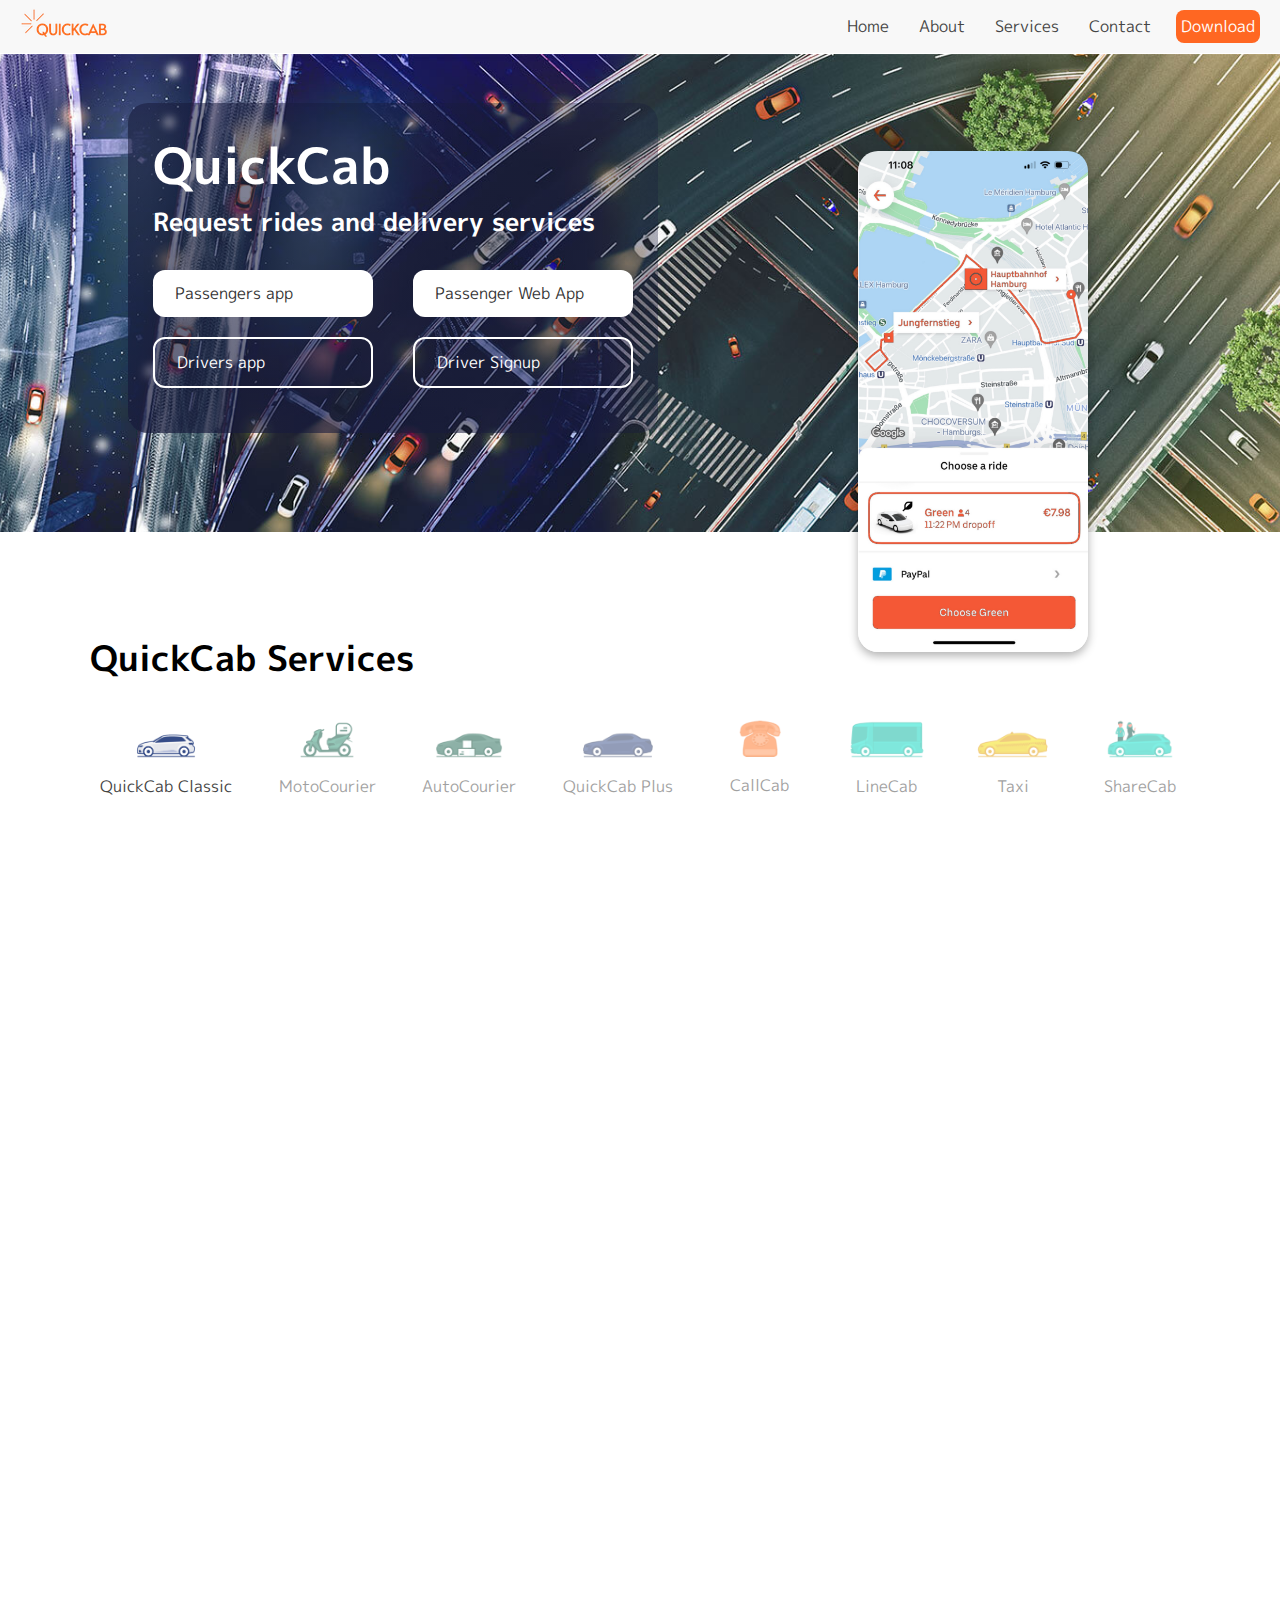
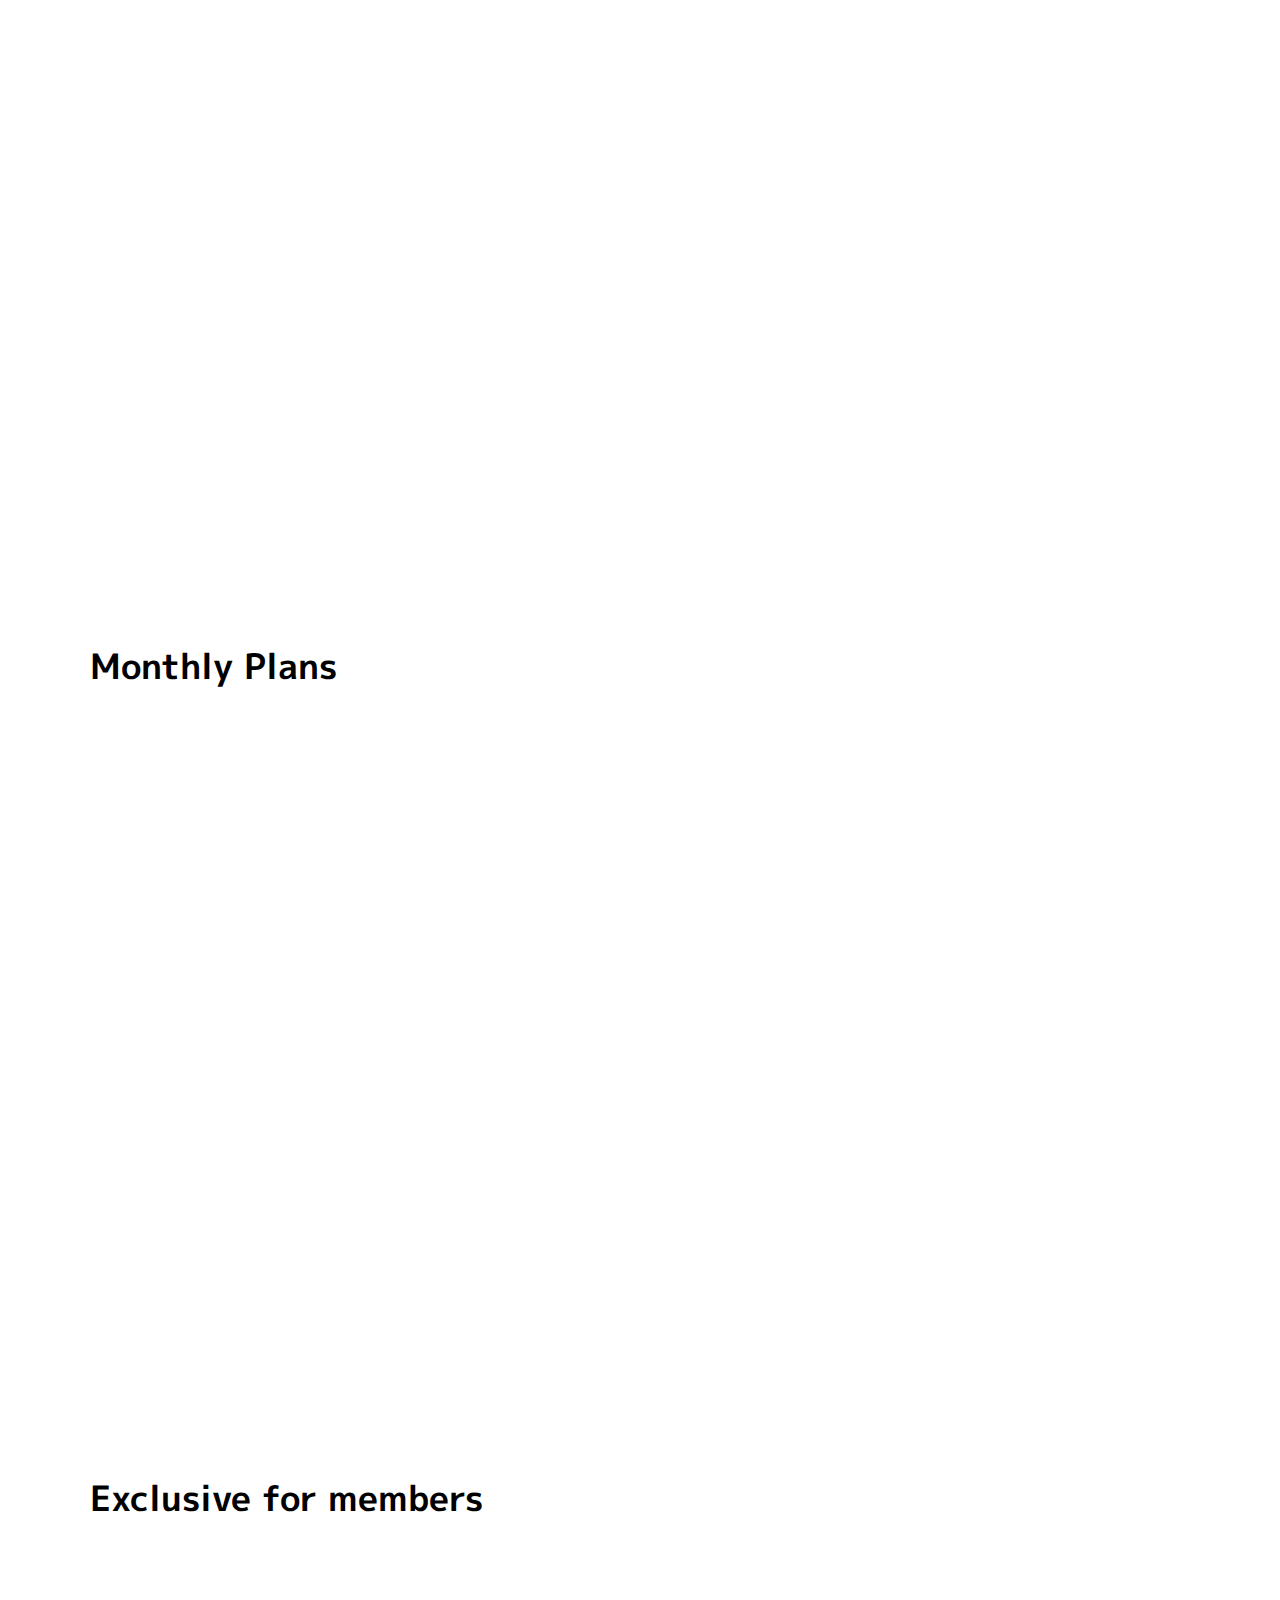
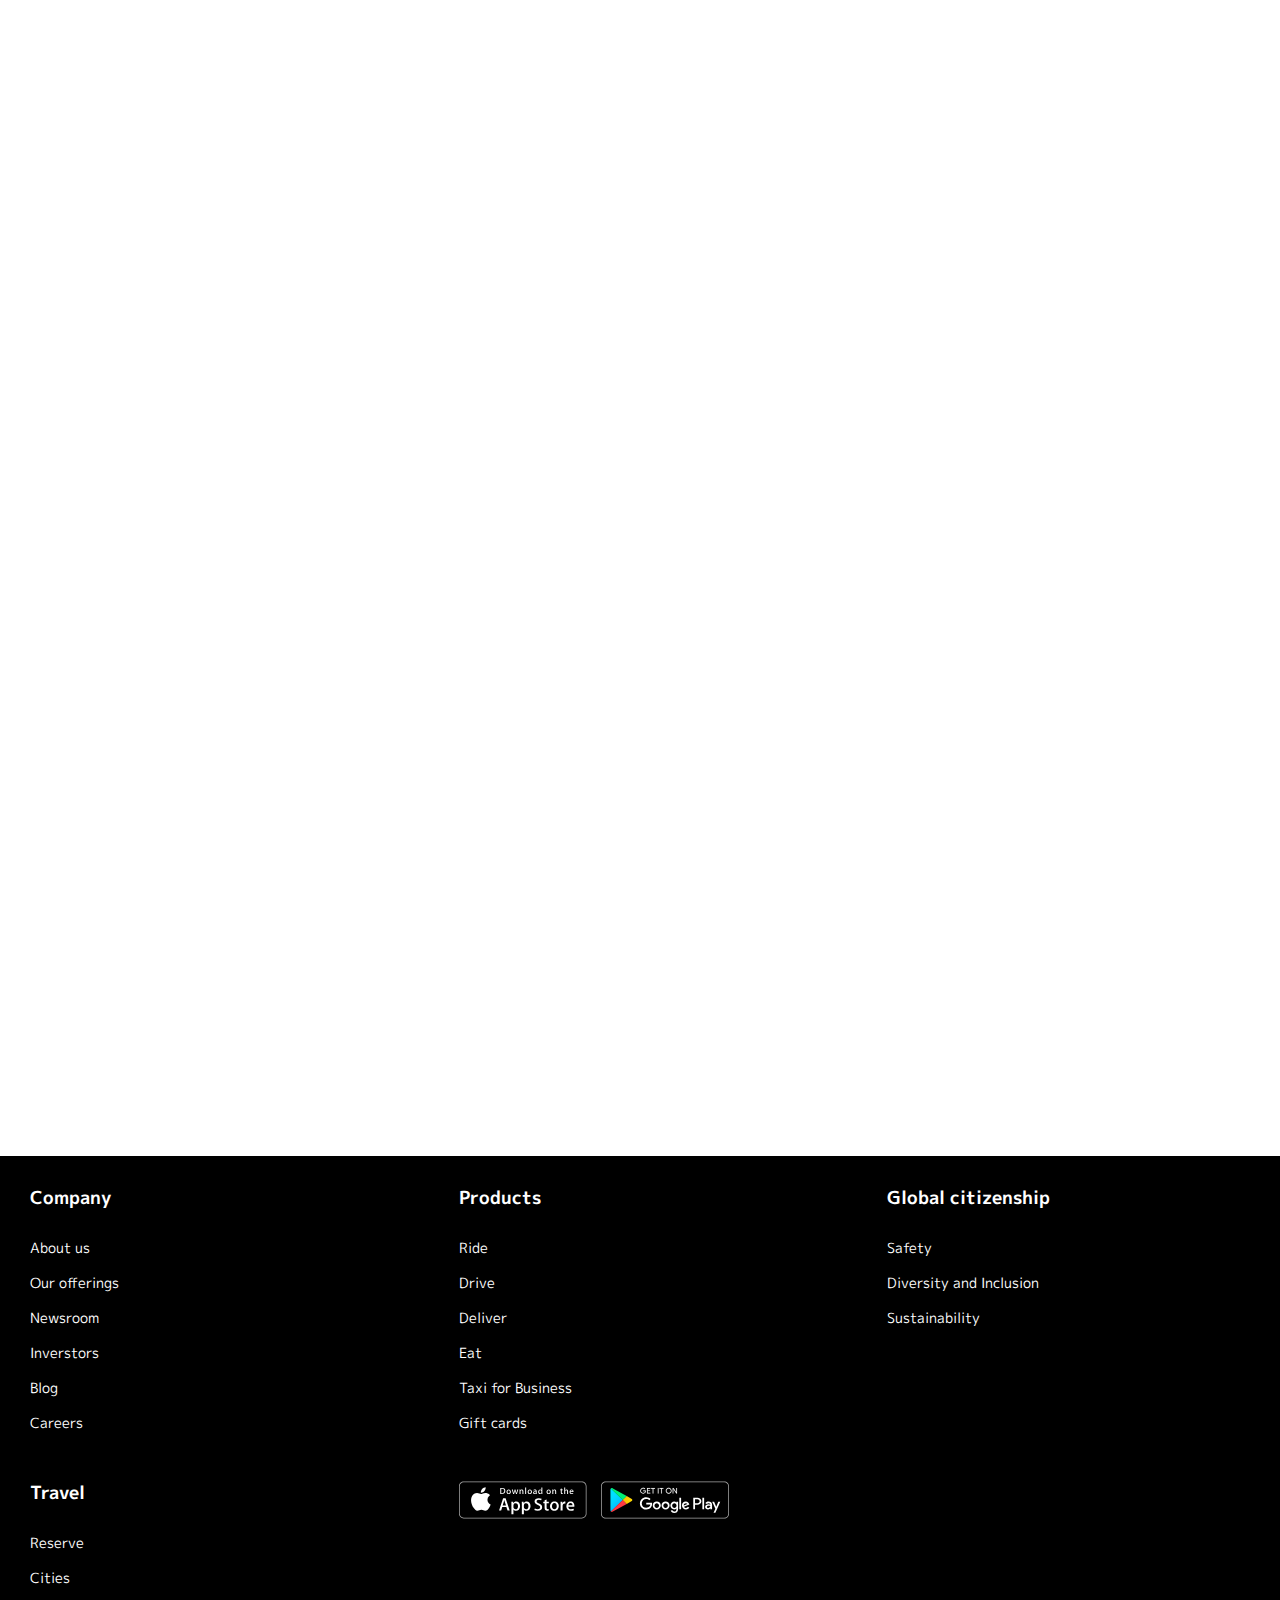
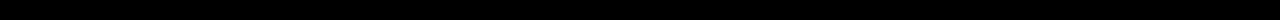
<file: index.html>
<!DOCTYPE html>
<html lang="en">
  <head>
    <meta charset="UTF-8" />
    <meta name="viewport" content="width=device-width, initial-scale=1.0" />
    <meta name="description" content="" />
    <link rel="preconnect" href="https://fonts.googleapis.com" />
    <link rel="preconnect" href="https://fonts.gstatic.com" crossorigin />
    <link
      href="https://fonts.googleapis.com/css2?family=M+PLUS+1:wght@100..900&family=M+PLUS+1p:wght@400;700&display=swap"
      rel="stylesheet"
    />
    <link rel="stylesheet" href="./CSS/style.css" />
    <link rel="stylesheet" href="./CSS/fonts.css" />
    <link href="https://unpkg.com/aos@2.3.1/dist/aos.css" rel="stylesheet" />
    <title>QuickCab Demo</title>
    <link
      rel="stylesheet"
      href="https://cdnjs.cloudflare.com/ajax/libs/font-awesome/6.7.1/css/all.min.css"
      integrity="sha512-5Hs3dF2AEPkpNAR7UiOHba+lRSJNeM2ECkwxUIxC1Q/FLycGTbNapWXB4tP889k5T5Ju8fs4b1P5z/iB4nMfSQ=="
      crossorigin="anonymous"
      referrerpolicy="no-referrer"
    />
  </head>
  <body>
    <header class="main-header">
      <nav class="nav container">
        <a href="#"><img src="/assets/images/QuickCab.png" alt="" /></a>
        <div class="nav__toggler">
          <div class="bar bar-one"></div>
          <div class="bar bar-two"></div>
          <div class="bar bar-three"></div>
        </div>
        <ul class="list nav__list">
          <li class="nav__item"><a href="#home">Home</a></li>
          <li class="nav__item"><a href="#about">About</a></li>
          <li class="nav__item"><a href="#services">Services</a></li>
          <li class="nav__item"><a href="#contact">Contact</a></li>
          <li class="nav__item cta">
            <a href="#" class="btn btn--primary btn--block">Download</a>
          </li>
        </ul>
      </nav>
      <section class="hero-section">
        <picture>
          <source
            srcset="/assets/images/banner-mobile.jpg"
            type="image/jpg"
            media="(max-width: 768px)"
          />
          <source
            srcset="/assets/images/banner.jpg"
            type="image/jpg"
            media="(min-width: 768px)"
          />
          <img
            src="/assets/images/banner-mobile.jpg"
            alt="banner"
            class="banner-img"
          />
        </picture>

        <picture>
          <source
            srcset="/assets/images/phone.jpg"
            type="image/jpg"
            media="(min-width: 1024px)"
          />
          <img
            src="/assets/images/phone.jpg"
            alt="phone"
            class="banner-phone"
          />
        </picture>

        <div class="hero-wrapper">
          <div class="intro-btn">
            <h1>QuickCab</h1>
            <h2>Request rides and delivery services</h2>
            <div class="intro-wrapper">
              <a href="#" class="intro-btn__passenger btn--white">
                <span><i class="fa-solid fa-download"></i></span>
                <p>Passengers app</p>
              </a>
              <a href="#" class="intro-btn__passenger btn--white">
                <span><i class="fa-solid fa-code"></i></span>
                <p>Passenger Web App</p>
              </a>
              <a href="#" class="intro-btn__passenger btn--transparent">
                <span><i class="fa-solid fa-download"></i></span>
                <p>Drivers app</p>
              </a>
              <a href="#" class="intro-btn__passenger btn--transparent">
                <span><i class="fa-solid fa-car"></i></span>
                <p>Driver Signup</p>
              </a>
            </div>
          </div>
        </div>
      </section>
    </header>
    <main>
      <section class="services container block">
        <h2 class="services__title">QuickCab Services</h2>
        <div class="services__tabs">
          <a class="tab active" data-tab-target="nav-classic-tab">
            <img src="/assets/images/cc-classic.png" alt="classic-icon" />
            <p>QuickCab Classic</p>
          </a>
          <a class="tab" data-tab-target="nav-motopeyk-tab">
            <img src="/assets/images/cc-motopeyk.png" alt="motopeyk-icon" />
            <p>MotoCourier</p>
          </a>
          <a class="tab" data-tab-target="nav-autopeyk-tab">
            <img src="/assets/images/cc-autopeyk.png" alt="autopeyk-icon" />
            <p>AutoCourier</p>
          </a>
          <a class="tab" data-tab-target="nav-plus-tab">
            <img src="/assets/images/cc-plus.png" alt="plus-icon" />
            <p>QuickCab Plus</p>
          </a>
          <a class="tab" data-tab-target="nav-tel-tab">
            <img src="/assets/images/cc-tel.png" alt="tel-icon" />
            <p>CallCab</p>
          </a>
          <a class="tab" data-tab-target="nav-hamkhat-tab">
            <img src="/assets/images/cc-hamkhat.png" alt="hamkhat-icon" />
            <p>LineCab</p>
          </a>
          <a class="tab" data-tab-target="nav-taxi-tab">
            <img src="/assets/images/cc-taxi.png" alt="taxi-icon" />
            <p>Taxi</p>
          </a>
          <a class="tab" data-tab-target="nav-line-tab">
            <img src="/assets/images/cc-line.png" alt="line-icon" />
            <p>ShareCab</p>
          </a>
        </div>
        <div class="container" style="position: relative">
          <div class="tab-content active" id="nav-classic-tab">
            <div class="feature__detail" data-aos="fade-right">
              <h3 class="feature__title">QuickCab Classic</h3>
              <p class="feature__text">
                With QuickCab Classic, you get your very own dedicated car to
                take you wherever you need to go, because who wants to share?
                It’s the fast and easy way to get around the city, no matter
                what time it is (unless you're stuck in traffic, then good
                luck). And if you're feeling fancy, you can even add multiple
                stops along the way, because why just go from A to B when you
                can make the whole trip about you?
              </p>
            </div>
            <div class="feature__image">
              <img
                src="/assets/images/illus-classic.webp"
                alt=""
                data-aos="fade-left"
              />
            </div>
          </div>
          <div class="tab-content" id="nav-motopeyk-tab">
            <div class="feature__detail" data-aos="fade-right">
              <h3 class="feature__title">MotoCourier</h3>
              <p class="feature__text">
                With the MotoCourier service, your packages are delivered by
                motorbike couriers—because nothing says 'urgent' like zipping
                through traffic on two wheels. Perfect for when you absolutely
                need your shipment to get there faster, or when you just want to
                pretend you're in an action movie. Plus, you can track your
                parcel in real-time, because watching your package speed through
                the city is almost as exciting as getting it on time.
              </p>
            </div>
            <div class="feature__image">
              <img
                src="/assets/images/illus-motopeyk.webp"
                alt=""
                data-aos="fade-left"
              />
            </div>
          </div>
          <div class="tab-content" id="nav-autopeyk-tab">
            <div class="feature__detail" data-aos="fade-right">
              <h3 class="feature__title">AutoCourier</h3>
              <p class="feature__text">
                AutoCourier is the service for when your packages are too
                precious for a motorbike and need the luxury of a car ride.
                Perfect for when you want to treat your items like royalty, or
                when they can’t handle the thrill of a two-wheeled adventure.
                Plus, you can track your package’s every move in real-time,
                because nothing says 'important delivery' like watching it
                slowly crawl through traffic.
              </p>
            </div>
            <div class="feature__image">
              <img
                src="/assets/images/illus-autopeyk.webp"
                alt=""
                data-aos="fade-left"
              />
            </div>
          </div>
          <div class="tab-content" id="nav-plus-tab">
            <div class="feature__detail" data-aos="fade-right">
              <h3 class="feature__title">QuickCab Plus</h3>
              <p class="feature__text">
                With QuickCab Plus, you’ll be picked up in a car that’s so new
                and fancy, you’ll wonder if you’re in the right one. The
                drivers? Oh, they’ve got the highest ratings—because who else
                would drive you around in style? And just in case you’re feeling
                extra important, you can set multiple destinations or make
                stops, because why would you go straight to your destination
                when you can make it all about the journey?
              </p>
            </div>
            <div class="feature__image">
              <img
                src="/assets/images/illus-plus.webp"
                alt=""
                data-aos="fade-left"
              />
            </div>
          </div>
          <div class="tab-content" id="nav-tel-tab">
            <div class="feature__detail" data-aos="fade-right">
              <h3 class="feature__title">CallCab</h3>
              <p class="feature__text">
                The CallCab Phone Service, or 1630, lets you request a car the
                old-fashioned way—by actually calling someone. Perfect for those
                times when the internet and apps are just too complicated, or
                when you’d rather feel like you’re living in the '90s. It’s also
                a great option for people who think swiping and tapping are way
                too much work. Who knew technology could be so simple?
              </p>
            </div>
            <div class="feature__image">
              <img
                src="/assets/images/illus-tel.webp"
                alt=""
                data-aos="fade-left"
              />
            </div>
          </div>

          <div class="tab-content" id="nav-hamkhat-tab">
            <div class="feature__detail" data-aos="fade-right">
              <h3 class="feature__title">LineCab</h3>
              <p class="feature__text">
                QuickCab's LineCab service lets you ride in a minibus like
                you're part of an exclusive club—except with more people and
                less luxury. Pick your route, buy your ticket, and get to your
                destination faster than any of those public transportation
                peasants. It’s cheaper than other QuickCab services, but still
                fancier than cramming into a crowded bus. Plus, you can reserve
                your ticket in advance and enjoy your trip while maintaining
                that all-important personal space—because who doesn’t love a
                little social distancing, even on a minibus?
              </p>
            </div>
            <div class="feature__image">
              <img
                src="/assets/images/illus-hamkhat.webp"
                alt=""
                data-aos="fade-left"
              />
            </div>
          </div>
          <div class="tab-content" id="nav-taxi-tab">
            <div class="feature__detail" data-aos="fade-right">
              <h3 class="feature__title">Taxi</h3>
              <p class="feature__text">
                Sometimes you just want the classic yellow taxi experience. It’s
                perfect for when you need to navigate traffic restriction zones
                or avoid air pollution control areas, because clearly, that’s
                the only reason you'd choose a taxi over other options. Plus,
                who doesn’t love the nostalgia of squeezing into a yellow cab
                and pretending it’s still 1995?
              </p>
            </div>
            <div class="feature__image">
              <img
                src="/assets/images/illus-taxi.webp"
                alt=""
                data-aos="fade-left"
              />
            </div>
          </div>
          <div class="tab-content" id="nav-line-tab">
            <div class="feature__detail" data-aos="fade-right">
              <h3 class="feature__title">LineCab</h3>
              <p class="feature__text">
                The shared ride service where you get to bond with a random
                stranger, because who wouldn’t want to share their personal
                space with someone who’s going the same direction? Split the
                cost, enjoy the ride, and pretend you’re not secretly hoping
                they don’t start a conversation. It’s the perfect way to save
                money while practicing your ‘don’t talk to me’ face.
              </p>
            </div>
            <div class="feature__image">
              <img
                src="/assets/images/illus-line.webp"
                alt=""
                data-aos="fade-left"
              />
            </div>
          </div>
        </div>
      </section>
      <section class="feature container">
        <div class="feature__image">
          <img src="./assets/images/i-mac-1.png" alt="" data-aos="fade-right" />
        </div>
        <div class="feature__details" data-aos="fade-left">
          <h2 class="feature__title">QuickCab Business Solutions</h2>
          <p class="feature__text">
            With QuickCab's Corporate Panel, you can finally stop pretending you
            only need one car. Now you can request as many cars and couriers as
            you want, all at the same time. Because why settle for managing a
            simple delivery when you could have an entire fleet running around
            the city, trying (and probably failing) to get your stuff there on
            time? It's the perfect solution for anyone who thinks they’re too
            important to wait for just one driver to show up.
          </p>
          <button class="btn btn--primary">Login for Organizations</button>
        </div>
      </section>
      <section class="feature container gift-card">
        <div class="feature__image">
          <img src="./assets/images/macbook.png" alt="" data-aos="fade-left" />
        </div>
        <div class="feature__details" data-aos="fade-right">
          <h2 class="feature__title">Buy QuickCab gift card</h2>
          <p class="feature__text">
            The QuickCab Credit Code, because who doesn’t want to feel like a
            VIP while saving a few bucks? Buy some credit, get a code, and share
            it with your employees and customers, so they can feel special too,
            because nothing says 'I care' like handing out discount codes. It’s
            almost like you’re giving away free rides, but not really.
          </p>
          <button class="btn btn--primary">QuickCab gift card</button>
        </div>
      </section>
      <div class="plans__container container">
        <h2>Monthly Plans</h2>
        <div class="block_plan container">
          <div class="plan" data-aos="flip-up">
            <div class="card">
              <header class="card__header">
                <span class="plan__intro"
                  ><span class="plan__name">Economy</span>
                  <span class="badge">10% OFF</span>
                </span>
                <span class="plan__price">100 Euros</span>
                <span class="plan__billing-cycle">(Monthly)</span>
                <span class="plan__description">Economy Taxi Service</span>
              </header>
              <div class="card__body">
                <ul class="list list--tick">
                  <li class="list__item">Guaranteed Arrival... Eventually</li>
                  <li class="list__item">
                    Driver’s Favorite Radio Station (No Exceptions)
                  </li>
                  <li class="list__item">
                    Free Air Conditioning: Just Open the Window
                  </li>
                </ul>
                <button class="btn btn--primary btn--block">
                  Book Service
                </button>
              </div>
            </div>
          </div>
          <div class="plan" data-aos="flip-up">
            <div class="card">
              <header class="card__header">
                <span class="plan__intro"
                  ><span class="plan__name">Business</span>
                  <span class="badge">15% OFF</span>
                </span>
                <span class="plan__price">300 Euros</span>
                <span class="plan__billing-cycle">(Monthly)</span>
                <span class="plan__description">Business Taxi Service</span>
              </header>
              <div class="card__body">
                <ul class="list list--tick">
                  <li class="list__item">
                    Wi-Fi Access (If You Can Guess the Password)
                  </li>
                  <li class="list__item">
                    Complimentary “Are We There Yet” Tracker
                  </li>
                  <li class="list__item">
                    Priority Seating (If Nobody Else Is Around)
                  </li>
                </ul>
                <button class="btn btn--primary btn--block">
                  Book Service
                </button>
              </div>
            </div>
          </div>
          <div class="plan" data-aos="flip-up">
            <div class="card">
              <header class="card__header">
                <span class="plan__intro"
                  ><span class="plan__name">V.I.P</span>
                  <span class="badge">10% OFF</span>
                </span>
                <span class="plan__price">1000 Euros</span>
                <span class="plan__billing-cycle">(Monthly)</span>
                <span class="plan__description">V.I.P Taxi Service</span>
              </header>
              <div class="card__body">
                <ul class="list list--tick">
                  <li class="list__item">Red Carpet Pickup (kind of)</li>
                  <li class="list__item">Your Karaoke, Driver’s Judgment</li>
                  <li class="list__item">
                    Exclusive snacks (just some old gum and mints)
                  </li>
                </ul>
                <button class="btn btn--primary btn--block">
                  Book Service
                </button>
              </div>
            </div>
          </div>
        </div>
      </div>
      <div class="container travel block">
        <h2>Exclusive for members</h2>
        <div class="travel__slides">
          <div class="travel__slide" data-aos="flip-left">
            <div class="slide__image">
              <img src="/assets/images/travel-1.png" alt="" />
            </div>
            <div class="slide_detail">
              <div class="slide__header">
                <div class="badge badge--primary">Exclusive</div>
                <p>3-Day trip</p>
              </div>
              <p class="slide__title">Into the desert’s soul</p>
              <div class="slide__icons">
                <img src="/assets/images/heart.svg" alt="" />
                <span>12</span>
                <img src="/assets/images/eye-sharp.svg" alt="" />
                <span>23</span>
              </div>
              <div class="avatar__group">
                <div class="avatar">
                  <img src="/assets/images/avatar/avatar-1.jpg" alt="" />
                </div>
                <div class="avatar">
                  <img src="/assets/images/avatar/avatar-2.jpeg" alt="" />
                </div>
                <div class="avatar">
                  <img src="/assets/images/avatar/avatar-3.jpg" alt="" />
                </div>
                <div class="hidden__avatars">+10</div>
              </div>
            </div>
          </div>
          <div class="travel__slide" data-aos="flip-left">
            <div class="slide__image">
              <img src="/assets/images/travel-2.jpg" alt="" />
            </div>
            <div class="slide_detail">
              <div class="slide__header">
                <div class="badge badge--primary">Exclusive</div>
                <p>3-Day trip</p>
              </div>
              <p class="slide__title">Explore jungle depths</p>
              <div class="slide__icons">
                <img src="/assets/images/heart.svg" alt="" />
                <span>21</span>
                <img src="/assets/images/eye-sharp.svg" alt="" />
                <span>28</span>
              </div>
              <div class="avatar__group">
                <div class="avatar">
                  <img src="/assets/images/avatar/avatar-1.jpg" alt="" />
                </div>
                <div class="avatar">
                  <img src="/assets/images/avatar/avatar-2.jpeg" alt="" />
                </div>
                <div class="avatar">
                  <img src="/assets/images/avatar/avatar-3.jpg" alt="" />
                </div>
                <div class="hidden__avatars">+16</div>
              </div>
            </div>
          </div>
          <div class="travel__slide" data-aos="flip-left">
            <div class="slide__image">
              <img src="/assets/images/travel-3.jpg" alt="" />
            </div>
            <div class="slide_detail">
              <div class="slide__header">
                <div class="badge badge--primary">Exclusive</div>
                <p>3-Day trip</p>
              </div>
              <p class="slide__title">Escape to the serene shores</p>
              <div class="slide__icons">
                <img src="/assets/images/heart.svg" alt="" />
                <span>17</span>
                <img src="/assets/images/eye-sharp.svg" alt="" />
                <span>24</span>
              </div>
              <div class="avatar__group">
                <div class="avatar">
                  <img src="/assets/images/avatar/avatar-1.jpg" alt="" />
                </div>
                <div class="avatar">
                  <img src="/assets/images/avatar/avatar-2.jpeg" alt="" />
                </div>
                <div class="avatar">
                  <img src="/assets/images/avatar/avatar-3.jpg" alt="" />
                </div>
                <div class="hidden__avatars">+14</div>
              </div>
            </div>
          </div>
        </div>
      </div>
      <section class="contact-us container" data-aos="zoom-in-up">
        <div class="contact-us__social">
          <span class="icon-container">
            <svg class="icon">
              <use xlink:href="assets/images/svg-sprite.svg#linkedin"></use>
            </svg>
          </span>
          <span class="icon-container">
            <svg class="icon">
              <use xlink:href="assets/images/svg-sprite.svg#telegram"></use>
            </svg>
          </span>
          <span class="icon-container">
            <svg class="icon">
              <use xlink:href="assets/images/svg-sprite.svg#twitter"></use>
            </svg>
          </span>
        </div>
        <div class="contact-us__icons">
          <div class="icon-holder">
            <span class="icon-container">
              <svg class="icon">
                <use xlink:href="assets/images/svg-sprite.svg#Calling"></use>
              </svg>
            </span>
            <span class="icon-holder__label">(123) 456-7890</span>
          </div>
          <div class="icon-holder">
            <span class="icon-container">
              <svg class="icon">
                <use xlink:href="assets/images/svg-sprite.svg#Message"></use>
              </svg>
            </span>
            <span class="icon-holder__label">full.stack@overflow.land</span>
          </div>
          <div class="icon-holder">
            <span class="icon-container">
              <svg class="icon">
                <use xlink:href="assets/images/svg-sprite.svg#Location"></use>
              </svg>
            </span>
            <span class="icon-holder__label"
              >404 Not Found Ave, Reboot City, BlueScreen 10101</span
            >
          </div>
        </div>
        <div class="contact-us__map">
          <img src="/assets/images/map.png" />
        </div>
        <div class="contact-us__form">
          <div class="form-wrapper">
            <h3>Contact Us</h3>
            <form>
              <input type="text" placeholder="Your Name" required />
              <input type="email" placeholder="Your Email" required />
              <textarea
                name="message"
                placeholder="Your Message"
                required
              ></textarea>
              <button class="btn btn--primary" type="submit">Submit</button>
            </form>
          </div>
        </div>
      </section>
    </main>
    <footer class="main-footer">
      <div class="footer-container">
        <div class="footer__item">
          <h6>Company</h6>
          <a href="#">About us</a>
          <a href="#">Our offerings</a>
          <a href="#">Newsroom</a>
          <a href="#">Inverstors</a>
          <a href="#">Blog</a>
          <a href="#">Careers</a>
        </div>
        <div class="footer__item">
          <h6>Products</h6>
          <a href="#">Ride</a>
          <a href="#">Drive</a>
          <a href="#">Deliver</a>
          <a href="#">Eat</a>
          <a href="#">Taxi for Business</a>
          <a href="#">Gift cards</a>
        </div>
        <div class="footer__item">
          <h6>Global citizenship</h6>
          <a href="#">Safety</a>
          <a href="#">Diversity and Inclusion</a>
          <a href="#">Sustainability</a>
        </div>
        <div class="footer__item">
          <h6>Travel</h6>
          <a href="#">Reserve</a>
          <a href="#">Cities</a>
        </div>
        <div class="footer__item download">
          <a href="#">
            <div class="footer__download">
              <img src="/assets/images/appstore.svg" />
            </div>
          </a>
          <a href="#">
            <div class="footer__download">
              <img src="/assets/images/googleplay.svg" />
            </div>
          </a>
        </div>
      </div>
    </footer>
    <script src="./js/main.js"></script>
    <script src="https://unpkg.com/aos@2.3.1/dist/aos.js"></script>
    <script>
      AOS.init();
    </script>
  </body>
</html>
</file>
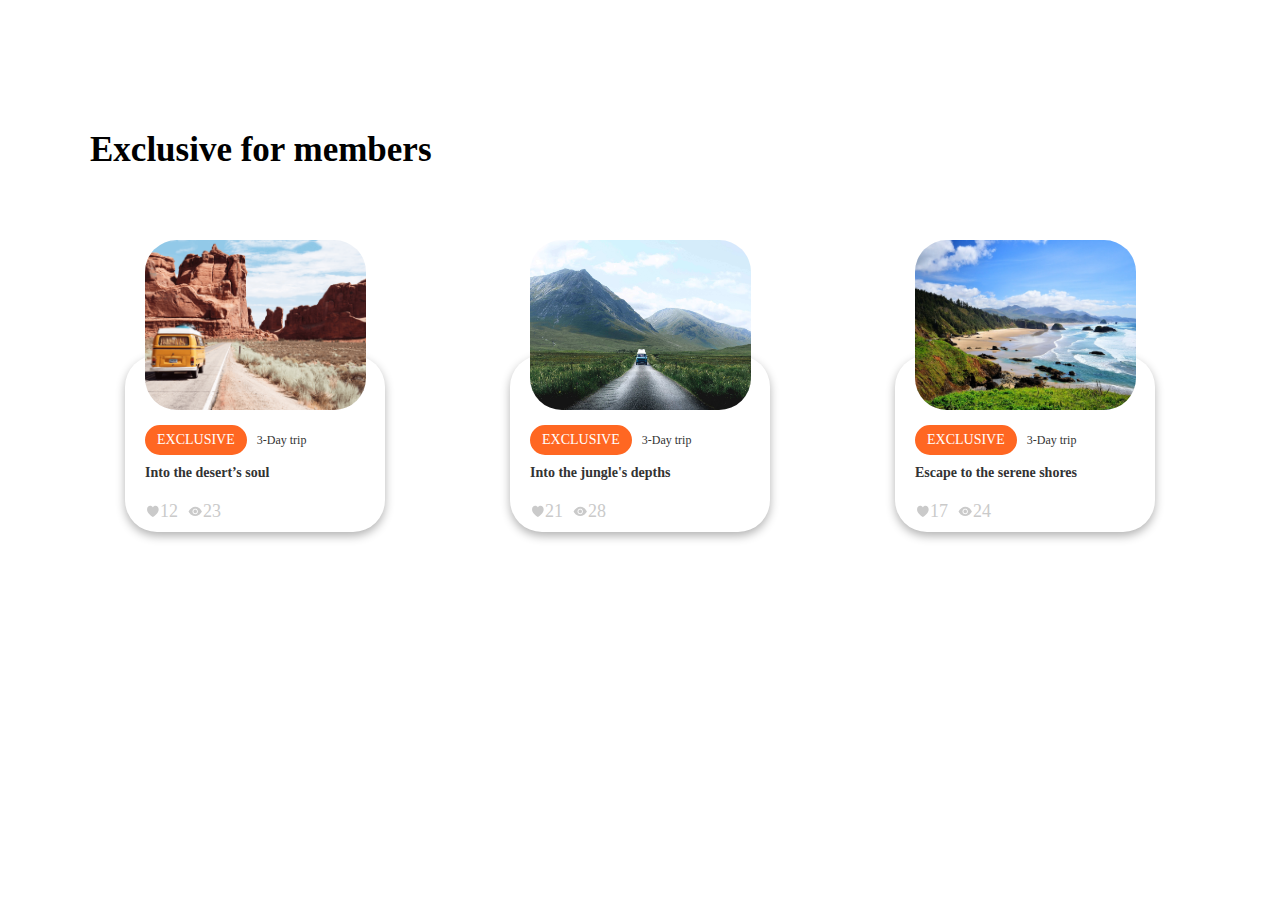
<file: components/travel.html>
<!DOCTYPE html>
<html lang="en">
  <head>
    <meta charset="UTF-8" />
    <meta name="viewport" content="width=device-width, initial-scale=1.0" />
    <meta name="description" content="" />
    <link rel="stylesheet" href="../CSS/style.css" />
    <title>Travel</title>
  </head>
  <body>
    <header></header>
    <main>
      <div class="container travel block">
        <h2>Exclusive for members</h2>
        <div class="travel__slides">
          <div class="travel__slide">
            <div class="slide__image">
              <img src="/assets/images/travel-1.png" alt="" />
            </div>
            <div class="slide_detail">
              <div class="slide__header">
                <div class="badge badge--primary">Exclusive</div>
                <p>3-Day trip</p>
              </div>
              <p class="slide__title">Into the desert’s soul</p>
              <div class="slide__icons">
                <img src="/assets/images/heart.svg" alt="" />
                <span>12</span>
                <img src="/assets/images/eye-sharp.svg" alt="" />
                <span>23</span>
              </div>
            </div>
          </div>
          <div class="travel__slide">
            <div class="slide__image">
              <img src="/assets/images/travel-2.jpg" alt="" />
            </div>
            <div class="slide_detail">
              <div class="slide__header">
                <div class="badge badge--primary">Exclusive</div>
                <p>3-Day trip</p>
              </div>
              <p class="slide__title">Into the jungle's depths</p>
              <div class="slide__icons">
                <img src="/assets/images/heart.svg" alt="" />
                <span>21</span>
                <img src="/assets/images/eye-sharp.svg" alt="" />
                <span>28</span>
              </div>
            </div>
          </div>
          <div class="travel__slide">
            <div class="slide__image">
              <img src="/assets/images/travel-3.jpg" alt="" />
            </div>
            <div class="slide_detail">
              <div class="slide__header">
                <div class="badge badge--primary">Exclusive</div>
                <p>3-Day trip</p>
              </div>
              <p class="slide__title">Escape to the serene shores</p>
              <div class="slide__icons">
                <img src="/assets/images/heart.svg" alt="" />
                <span>17</span>
                <img src="/assets/images/eye-sharp.svg" alt="" />
                <span>24</span>
              </div>
            </div>
          </div>
        </div>
      </div>
    </main>
    <footer></footer>
  </body>
</html>
</file>
<file: CSS/fonts.css>
.m-plus-1p-regular {
  font-family: "M PLUS 1p", sans-serif;
  font-weight: 400;
  font-style: normal;
}

.m-plus-1p-bold {
  font-family: "M PLUS 1p", sans-serif;
  font-weight: 700;
  font-style: normal;
}

body,
button {
  font-family: "M PLUS 1p";
}
</file>
<file: CSS/style.css>
/*Reset*/
*,
* ::before,
* ::after {
  box-sizing: border-box;
  padding: 0;
  margin: 0;
  /* list-style: none; */
}

/*Root variables*/
:root {
  --color-primary: #ff6722;
  --color-secondary-dark: #ffa589;
  --color-secondary-light: #fff6f2;
  --color-navbar: #f8f8f8;
  --color-heading: #000;
  --color-body: #333333;
  --color-white: #fff;
  --avatar-size: 50px;
}

/*To make each rem - 10px for easier usage of rem later on*/
html {
  font-size: 62.5%;
  overflow-x: hidden;
  /* font-family: sans-serif; */
}

body {
  color: var(--color-body);
  font-size: 1.4rem;
  overflow-x: hidden; /*x Prevent horizontal scrolling */
}

a {
  text-decoration: none;
  color: var(--color-body);
}
h1,
h2,
h3 {
  color: var(--color-heading);
  font-weight: bold;
}

h1 {
  font-size: 2.5rem;
}

h2 {
  font-size: 2.2rem;
  margin-bottom: 1.5rem;
}

@media screen and (min-width: 1024px) {
  body {
    font-size: 1.8rem;
  }

  h1 {
    font-size: 5rem;
  }

  h2 {
    font-size: 3.5rem;
    margin-bottom: 3.5rem;
  }
}

/*Buttons*/

.btn {
  cursor: pointer;
  border: 0;
  outline: 0;
  padding: 2rem 2.5rem;
  border-radius: 8px;
  margin: 1rem 0;
  text-align: center;
  white-space: nowrap;
  font-size: 1.4rem;
}

.btn--primary {
  background-color: var(--color-primary);
  color: var(--color-white);
}

.btn--secondary {
  background-color: var(--color-secondary-dark);
  color: var(--color-white);
}

.btn--block {
  width: 100%;
  font-size: 1.6rem;
}

@media screen and (min-width: 1024px) {
  .btn {
    font-size: 1.6rem;
  }

  main .btn--block {
    font-size: 2rem;
  }
}

/*Badges*/
.badge {
  display: inline-block;
  border: 2px solid var(--color-primary);
  color: var(--color-primary);
  background-color: var(--color-white);
  border-radius: 32px;
  font-size: 1.2rem;
  padding: 0.5rem 1rem;
  text-transform: uppercase;
}

.badge--primary {
  background-color: var(--color-primary);
  color: var(--color-white);
}

@media screen and (min-width: 1024px) {
  .badge {
    font-size: 1.4rem;
  }
}

/*Lists*/

.list {
  list-style: none;
  font-size: 1.6rem;
  margin-bottom: 5rem;
}

.list--inline .list__item {
  display: inline-block;
  margin-right: 2rem;
}

/* .list--tick .list__item::before {
  content: "";
  width: 20px;
  height: 20px;
  background: url(/assets/images/Tick-Square.svg) no-repeat;
  padding-left: 2rem;
} */

.list--tick .list__item {
  background: url(/assets/images/Tick-Square.svg) no-repeat;
  margin-bottom: 1.5rem;
  padding-left: 2.5rem;
}

@media screen and (min-width: 1024px) {
  .list--tick .list__item {
    font-size: 1.8rem;
    margin-bottom: 2rem;
  }
}

/*Plans*/

.plans__container {
  padding: 0 2rem;
}

.block_plan {
  display: grid;
  justify-content: center;
  justify-items: center;
  align-items: center;
  grid-template-columns: repeat(auto-fit, minmax(320px, 1fr));
  gap: 6rem 3rem;
  margin: 2rem auto;
  padding: 1rem;
}

.plan {
  max-width: 40rem;
  font-size: 1.8rem;
  transition: all 0.2s ease-in-out;
  margin: 0 2rem;
}

.plan:hover {
  transform: scale(1.05);
}

.card {
  border-radius: 20px;
  overflow: hidden;
  box-shadow: 0 0 20px 10px #bfbbbb;
}

.card__header,
.card__body {
  padding: 3rem 2.2rem;
}

.card__body {
  background-color: var(--color-secondary-light);
}

.card__header {
  background-color: var(--color-primary);
  color: var(--color-white);
}

.plan__intro {
  display: flex;
  justify-content: space-between;
  margin-bottom: 1.5rem;
}

.plan__price {
  font-size: 3rem;
}

.plan__billing-cycle {
  font-size: 1.2rem;
}

.plan__description {
  display: block;
  margin-top: 1.5rem;
  margin-left: 0.5rem;
}

.plan .btn--block {
  font-size: 1.6rem;
}

.container {
  max-width: 1140px;
  align-self: center;
  margin: 0 auto;
  width: 100%;
}

@media screen and (min-width: 1024px) {
  .plan .btn--block {
    font-size: 1.8rem;
  }
}

/*Features*/

.feature {
  display: grid;
  align-items: center;
  padding: 0 2rem;
  gap: 0 6rem;
}

section.feature.container {
  margin-bottom: 5rem;
  padding: 0 4rem;
}

.feature__text {
  align-self: center;
  margin-bottom: 2rem;
  text-align: justify;
}

section.feature.container button {
  padding: 1.5rem 2rem;
}

.feature__image > img {
  width: 80%;
  height: auto;
}

.feature__image {
  text-align: center;
  /* width: 85%; */
  margin-bottom: 2rem;
}

@media screen and (min-width: 1024px) {
  .feature {
    grid-template-columns: repeat(2, 1fr);
  }

  .feature__image {
    text-align: center;
    margin-bottom: 0;
  }
  .feature__text {
    margin-bottom: 3.1rem;
  }

  section.feature.container button {
    padding: 2rem 2.5rem;
  }

  .gift-card .feature__image {
    order: 1;
  }

  .feature__image > img {
    width: 90%;
  }
}

/*contact-us*/

.contact-us {
  display: grid;
  justify-content: center;
  align-items: center;
  /* margin-top: 5rem; */
  margin-bottom: 5rem;
  gap: 3rem 4rem;
  padding: 2rem;
}

.contact-us__map {
  display: none;
}

@media screen and (min-width: 1400px) {
  .contact-us {
    grid-template-areas:
      "form address"
      "form map"
      "form icons";
    grid-template-columns: 30fr 70fr;
  }

  .contact-us__form {
    grid-area: form;
    padding: 0 2rem;
    width: 100%;
    margin-top: 4rem;
  }

  .contact-us__map {
    grid-area: map;
    display: block;
  }

  .contact-us__icons {
    grid-area: address;
  }

  .contact-us__social {
    grid-area: icons;
  }
}

/*Icons*/

.icon {
  width: 24px;
  height: 24px;
}

.icon-container {
  width: 40px;
  height: 40px;
  display: flex;
  justify-content: center;
  align-items: center;
  background-color: #f6f6f6;
  border-radius: 100%;
  cursor: pointer;
}

.contact-us__icons {
  display: flex;
  flex-direction: column;
  align-items: flex-start;
  box-shadow: 0 10px 30px rgba(0, 0, 0, 0.06);
  border-radius: 20px;
  padding: 2rem;
}

.contact-us__icons .icon-holder {
  display: flex;
  align-items: center;
  margin-bottom: 2rem;
}

.icon-holder__label {
  margin-left: 1rem;
  display: block;
  max-width: 250px;
}

@media screen and (min-width: 1024px) {
  .contact-us__icons {
    flex-direction: row;
    justify-content: space-around;
  }
  .contact-us__icons .icon-holder {
    max-width: 200px;
    text-align: center;
    flex-direction: column;
    margin-bottom: 0;
  }

  .icon-holder__label {
    order: 2;
    font-size: 1.4rem;
    margin-top: 1rem;
  }
}
/* Social Media */

.contact-us__social {
  display: flex;
  flex-direction: row;
  align-items: center;
  justify-content: space-around;
  box-shadow: 0 10px 30px rgba(0, 0, 0, 0.06);
  padding: 2rem;
  border-radius: 20px;
  margin-bottom: 2rem;
}

@media screen and (min-width: 1024px) {
  .contact-us__social {
    justify-content: center;
    margin-bottom: 0;
  }

  .contact-us__social .icon-container {
    margin-left: 3rem;
  }
}
.contact-us__map img {
  width: 100%;
  height: 100%;
  border-radius: 20px;
  overflow: hidden;
}

.form-wrapper {
  height: 100%;
  /* border: 1px solid #ccc; */
  border-radius: 20px;
  box-shadow: 0 10px 30px rgb(0, 0, 0, 0.2);
  padding: 1rem;
}

.form-wrapper h3 {
  margin: 2rem 0;
  text-align: center;
}

.form-wrapper form {
  display: flex;
  flex-direction: column;
  height: 70%;
}

form .btn.btn--primary {
  width: 90%;
  align-self: center;
  border-radius: 20px;
}

input,
textarea {
  display: block;
  width: 90%;
  align-self: center;
  outline: 0;
  border: 0;
  resize: none;
  margin-bottom: 1rem;
}

.form-wrapper input,
.form-wrapper textarea {
  border-radius: 39px;
  background-color: #f5f5f5;
  border: 1px solid #ccc;
  padding: 1.2rem 1.5rem;
  font-family: "M PLUS 1p";
}

::placeholder {
  font-size: 1.2rem;
}

.form-wrapper textarea {
  border-radius: 20px;
}

.form-wrapper input:focus,
.form-wrapper textarea:focus {
  border: 1px solid var(--color-primary);
}

@media screen and (min-width: 1400px) {
  .contact-us__form {
    margin-right: 3rem;
  }
}

/* Footer */

.main-footer {
  background-color: black;
}

.footer-container {
  display: flex;
  flex-direction: column;
  padding-top: 3rem;
  margin-left: 3rem;
  gap: 1.6rem 3.6rem;
}

.footer__item {
  margin-bottom: 2.5rem;
}
.footer__item a {
  color: #ffffff;
  text-decoration: none;
  font-size: 1.4rem;
  line-height: 3.5rem;
  display: block;
}

.footer__item h6 {
  font-size: 1.8rem;
  color: #ffffff;
  font-weight: bold;
  line-height: 2.4rem;
  margin-bottom: 2rem;
}

.footer__item a img {
  height: 38px;
  width: 128px;
}

.footer__item.download {
  display: flex;
  flex-direction: row;
  justify-content: space-between;
  max-width: 270px;
}

@media screen and (min-width: 600px) {
  .footer-container {
    display: grid;
    grid-template-columns: repeat(2, 1fr);
  }
}

@media screen and (min-width: 1024px) {
  .footer-container {
    display: grid;
    grid-template-columns: repeat(3, 1fr);
  }
}

/*Navbar*/

.main-header {
  background-color: var(--color-navbar);
}

.nav {
  display: flex;
  justify-content: space-between;
  align-items: center;
  flex-wrap: wrap;
  padding: 1rem 2rem;
  padding-left: 0.5rem;
  position: fixed;
  top: 0;
  z-index: 10;
  background-color: var(--color-navbar);
}

.nav.container {
  max-width: 100%;
}

.nav__list {
  margin-bottom: 0;
  width: 100%;
  display: flex;
  flex-direction: column;
  font-size: 1.4rem;
  max-height: 0;
  /* opacity: 0; */
  overflow: hidden;
  transition: all 0.4s ease-in-out;
}

nav.nav__expanded .nav__list {
  max-height: 100vh;
  /* opacity: 1; */
}

.nav__item {
  margin-bottom: 1rem;
  border-bottom: 1px solid #ccc;
}

.nav__item > a {
  text-decoration: none;
  color: #444;
  display: block;
  padding: 0.5rem;
}

.nav__item > a:hover {
  color: var(--color-primary);
}

.nav__item.cta {
  font-size: 1.4rem;
  border-bottom: 0;
}

.nav__item.cta > a {
  color: #fff;
}

@media screen and (min-width: 768px) {
  .nav {
    padding: 0 2rem;
  }
  .nav__toggler {
    display: none;
  }

  .nav__item {
    margin-left: 2rem;
    margin-bottom: 0;
    font-size: 1.6rem;
  }

  .nav__list {
    flex-direction: row;
    align-items: center;
    width: auto;
    max-height: 100%;
  }

  .nav__item {
    border-bottom: 0;
  }
}

/*Hamburger*/

.nav__toggler {
  cursor: pointer;
}

.bar {
  width: 24px;
  height: 2px;
  background-color: #959494;
  margin: 5px 0;
  border-radius: 5px;
  transition: all 0.4s ease-out;
}

.nav.nav__expanded .bar-one {
  transform: rotate(-45deg) translate(-6px, 6px);
  margin: 8px 0;
}

.nav.nav__expanded .bar-two {
  opacity: 0;
  transform: translateX(20px);
}

.nav.nav__expanded .bar-three {
  transform: rotate(45deg) translate(-8px, -8px);
  margin: 8px 0;
}

/*Hero Section*/

.hero-section {
  position: relative;
  width: 100%;
  height: 478px;
  margin-top: 54px;
}

.hero-section .banner-img {
  width: 100%;
  height: 478px;
  object-fit: cover;
}

.hero-wrapper {
  position: absolute;
  top: 0;
  left: 0;
  width: 100%;
  height: 478px;
  display: flex;
  justify-content: center;
  align-items: center;
}

.intro-btn {
  border-radius: 20px;
  background-image: linear-gradient(
    51deg,
    rgba(23, 26, 60, 0.7) 5%,
    rgba(23, 26, 60, 0.3) 95%
  );
  padding: 16px;
  display: flex;
  flex-direction: column;
  width: 270px;
}

.intro-btn h1 {
  font-size: 2.5rem;
  color: #fff;
}

.intro-btn h2 {
  font-size: 1.6rem;
  color: #fff;
  margin-bottom: 3rem;
}

.intro-btn__passenger {
  border-radius: 12px;
  margin-bottom: 2rem;
  padding: 12px;
  width: 220px;
  display: flex;
  align-items: center;
  text-align: center;
}

.intro-btn__passenger.btn--white {
  background-color: #fff;
}

.intro-btn__passenger.btn--transparent {
  border: 2px solid white;
  color: white;
}

.intro-btn__passenger p {
  justify-self: center;
}

.intro-btn__passenger span {
  margin-right: 10px;
}

.intro-wrapper {
  display: flex;
  flex-direction: column;
  flex-wrap: wrap;
}

.banner-phone {
  display: none;
  position: absolute;
  right: 15%;
  bottom: -25%;
  height: auto;
  width: 230px;
  border-radius: 20px;
  box-shadow: 0 4px 10px rgba(0, 0, 0, 0.3);
}

@media screen and (min-width: 1110px) {
  .banner-phone {
    display: inline;
  }

  .hero-wrapper {
    justify-content: flex-start;
  }

  .intro-btn {
    margin-bottom: 50px;
    margin-left: 10%;
  }
}

@media screen and (min-width: 768px) {
  .intro-wrapper {
    flex-direction: row;
    justify-content: space-between;
    align-items: center;
  }

  .intro-btn {
    width: 530px;
    padding: 25px;
    border-radius: 20px;
  }

  .intro-btn h1 {
    font-size: 5rem;
  }
  .intro-btn h2 {
    font-size: 2.5rem;
  }

  .intro-btn__passenger p {
    font-size: 1.6rem;
  }
}

/*Services*/

.services__title {
  margin-bottom: 20px;
  font-size: 2rem;
}

.services__tabs {
  display: flex;
  flex-direction: row;
  justify-content: space-between;
  overflow: auto;
  padding: 5px 0 15px;
  /* Removing the scroll bar for Firefox */
  scrollbar-width: none;
  /* Removing the scroll bar for Internet Explorer and Edge */
  -ms-overflow-style: none;
}

/* Removing the scroll bar for webkit based browsers */
.services__tabs::-webkit-scrollbar {
  display: none;
}

.services__tabs a {
  display: flex;
  flex-direction: column;
  align-items: center;
  text-decoration: none;
  color: #444;
  cursor: pointer;
  padding: 0 10px;
}

.services__tabs .tab > p {
  margin-top: 1.5rem;
  font-size: 1.4rem;
  text-align: center;
}

.services__tabs img {
  width: 80px;
}

.services__tabs .tab {
  opacity: 0.5;
  transition: all 0.2s ease-in;
}

.services__tabs .tab:hover,
.services__tabs .tab.active {
  opacity: 1;
}

.services .feature__title {
  margin: 1.5rem 0;
}

.services .feature__image {
  display: none;
}

.tab-content {
  align-items: center;
  justify-content: center;
  display: none;
}

.tab-content.active {
  display: flex;
}

.feature__detail {
  width: 100%;
}

.block {
  padding: 4rem 2rem;
}

@media screen and (min-width: 1024px) {
  .services__title {
    font-size: 3.5rem;
    margin-bottom: 30px;
  }
  .services .feature__image {
    display: block;
  }
  .services__tabs img {
    max-width: 100%;
  }

  .services__tabs .tab > p {
    font-size: 1.6rem;
  }
  .feature__detail {
    width: 70%;
  }

  .block {
    padding: 10rem 2rem;
  }
}

/*Travel*/

.container.travel h2 {
  margin-top: 3rem;
  margin-bottom: 1rem;
}

.container.travel {
  padding-bottom: 5rem;
}

.travel__slides {
  display: flex;
  flex-direction: row;
  justify-content: space-between;
  overflow-x: auto;
  padding: 0 2.5rem 2.5rem;
  /* Removing the scroll bar for Firefox */
  scrollbar-width: none;
  /* Removing the scroll bar for Internet Explorer and Edge */
  -ms-overflow-style: none;
}

/* Removing the scroll bar for webkit based browsers */
.travel__slides::-webkit-scrollbar {
  display: none;
}

.travel__slide {
  flex: 0 0 280px;
  padding: 0 1rem;
  display: flex;
  flex-direction: column;
  align-items: center;
}

/* .travel__slide:not(:last-child) {
  padding-right: 2rem;
} */

.travel__slide img {
  height: 170px;
  width: 100%;
  border-radius: 32px;
  object-fit: cover;
}

.slide__image {
  width: 85%;
  transform: translateY(60px);
}

.slide_detail {
  background-color: #fff;
  box-shadow: 0 4px 10px rgba(0, 0, 0, 0.3);
  border-radius: 32px;
  padding: 7rem 2rem 1rem 2rem;
  width: 100%;
  height: 100%;
}

.slide__header {
  display: flex;
  justify-content: flex-start;
  align-items: center;
}

.slide__header p {
  font-size: 1.2rem;
  margin-left: 1rem;
}

.slide__header.badge {
  font-size: 1.2rem;
  padding: 0.1rem 1.3rem;
}

.slide_detail .slide__title {
  font-size: 1.4rem;
  font-weight: 600;
  margin-top: 1rem;
}

.slide_detail .slide__icons {
  display: flex;
  flex-direction: row;
  justify-content: flex-start;
  align-items: center;
  margin-top: 2rem;
}

.slide_detail .slide__icons img {
  height: 1.5rem;
  width: auto;
}

.slide_detail .slide__icons span {
  color: #cacaca;
  margin-right: 1rem;
}

.avatar__group {
  display: flex;
  flex-direction: row;
  align-items: center;
  margin-top: 1rem;
}

.avatar__group .avatar {
  border-radius: 100%;
  width: var(--avatar-size);
  height: var(--avatar-size);
  border: 3px solid white;
  overflow: hidden;
  margin-right: -20px;
  cursor: pointer;
}

.avatar__group .avatar img {
  width: 100%;
  height: 100%;
}

.hidden__avatars {
  width: var(--avatar-size);
  height: var(--avatar-size);
  background-color: var(--color-primary);
  border-radius: 100%;
  color: white;
  display: flex;
  justify-content: center;
  align-items: center;
}
</file>
